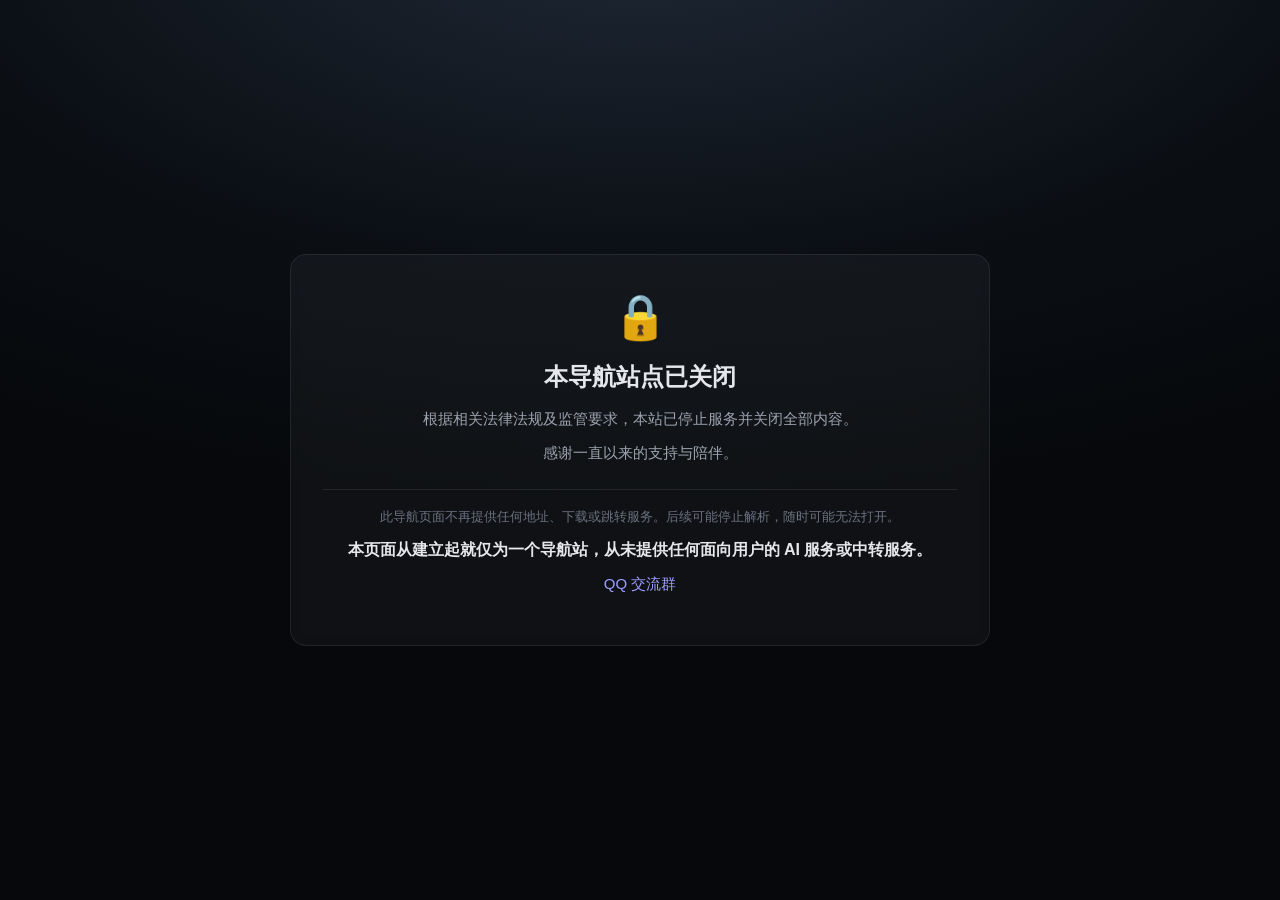
<file: index.html>
<!DOCTYPE html>
<html lang="zh-CN">
<head>
  <meta charset="UTF-8">
  <meta name="viewport" content="width=device-width, initial-scale=1.0">
  <title>免费ChatGPT - 地址发布页</title>
  <meta name="description" content="免费ChatGPT地址发布页，获取最新可用站点地址和客户端下载 QQ群：1078489662">
  <link rel="icon" href="assets/favicon.svg" type="image/svg+xml">
  <link rel="preconnect" href="https://freegpt.tech">
  <link rel="preconnect" href="https://freegpt.win">
  <style>
    :root { color-scheme: dark; }
    * { box-sizing: border-box; }
    html, body { height: 100%; margin: 0; }
    body {
      display: flex;
      align-items: center;
      justify-content: center;
      padding: 24px;
      background: radial-gradient(1200px 600px at 50% -10%, #1f2937 0%, #0b0f14 60%, #06080b 100%);
      color: #e5e7eb;
      font-family: -apple-system, BlinkMacSystemFont, "Segoe UI", "PingFang SC", "Microsoft YaHei", Roboto, sans-serif;
      line-height: 1.7;
    }
    a {
      text-decoration: none;
    }
    a:hover { text-decoration: underline;}
    .card {
      width: 100%;
      max-width: 700px;
      padding: 40px 32px;
      text-align: center;
      background: rgba(255, 255, 255, 0.04);
      border: 1px solid rgba(255, 255, 255, 0.08);
      border-radius: 16px;
      backdrop-filter: blur(6px);
    }
    .icon { font-size: 44px; line-height: 1; }
    h1 { margin: 18px 0 8px; font-size: 24px; font-weight: 600; }
    p { margin: 8px 0; color: #9ca3af; font-size: 15px; }
    .divider { margin: 24px 0 16px; border-top: 1px solid rgba(255, 255, 255, 0.08); }
    .foot { font-size: 13px; color: #6b7280; }
    @media (max-width: 480px) {
      .card { padding: 32px 20px; }
      h1 { font-size: 20px; }
    }
  </style>
</head>
<body>
  <main class="card">
    <div class="icon">🔒</div>
    <h1>本导航站点已关闭</h1>
    <p>根据相关法律法规及监管要求，本站已停止服务并关闭全部内容。</p>
    <p>感谢一直以来的支持与陪伴。</p>
    <div class="divider"></div>
    <p class="foot">此导航页面不再提供任何地址、下载或跳转服务。后续可能停止解析，随时可能无法打开。</p>
    <b>本页面从建立起就仅为一个导航站，从未提供任何面向用户的 AI 服务或中转服务。</b>
    <p><a href="https://qm.qq.com/q/emLOhFElj2" rel="noopener">QQ 交流群</a></p>
  </main>
</body>
</html>
</file>
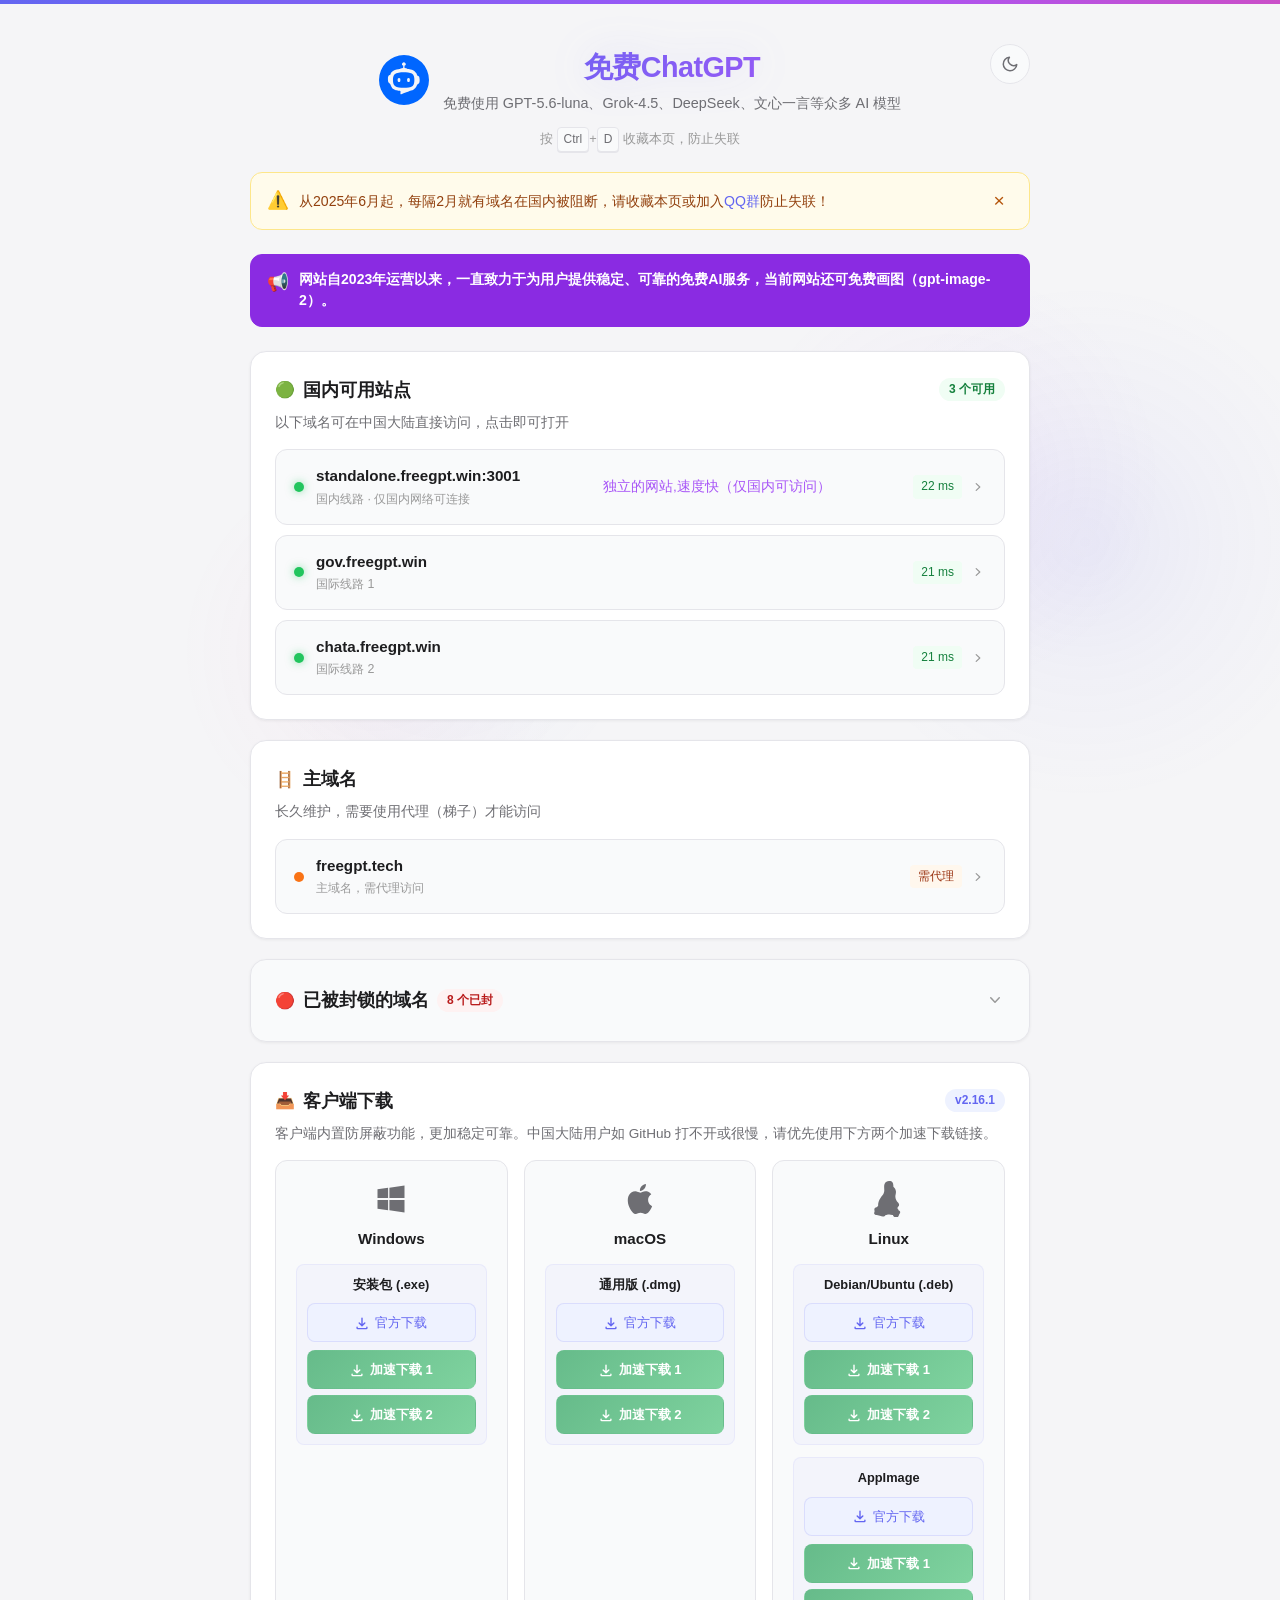
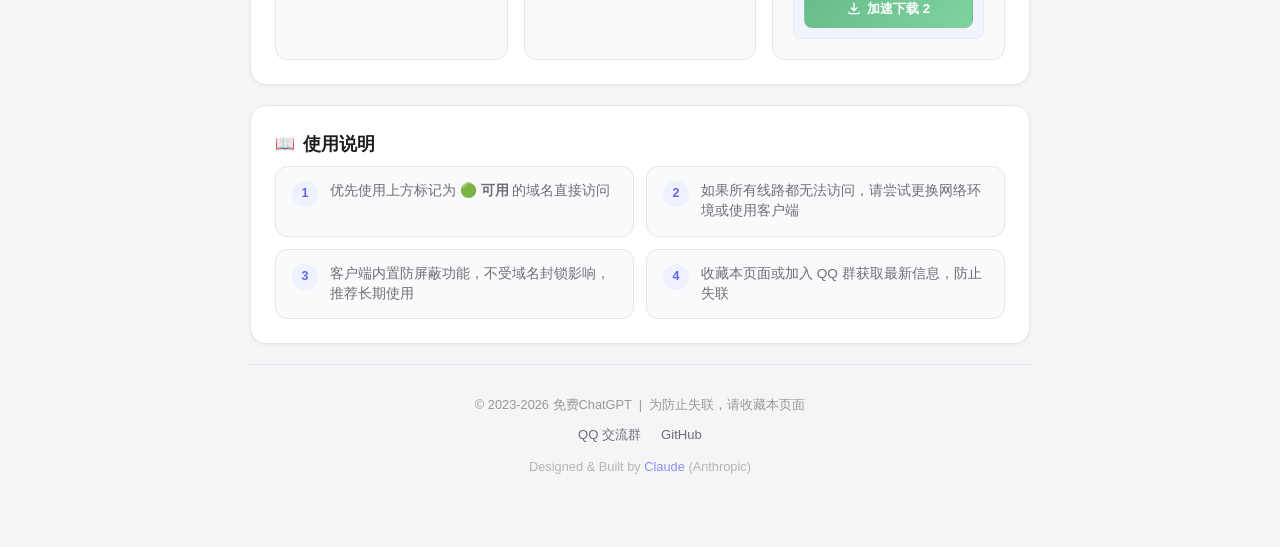
<file: index2.html>
<!DOCTYPE html>
<html lang="zh-CN">
<head>
  <meta charset="UTF-8">
  <meta name="viewport" content="width=device-width, initial-scale=1.0">
  <title>免费ChatGPT - 地址发布页</title>
  <meta name="description" content="免费ChatGPT地址发布页，获取最新可用站点地址和客户端下载 QQ群：1078489662">
  <link rel="icon" href="assets/favicon.svg" type="image/svg+xml">
  <link rel="preconnect" href="https://freegpt.tech">
  <link rel="preconnect" href="https://freegpt.win">
  <link rel="stylesheet" href="css/style.css">
</head>
<body>

  <!-- 背景动画画布 -->
  <canvas id="bgCanvas" aria-hidden="true"></canvas>

  <!-- 顶部渐变条 -->
  <div class="top-bar" aria-hidden="true"></div>

  <div class="container">

    <!-- 头部 -->
    <header class="header">
      <div class="logo">
        <svg xmlns="http://www.w3.org/2000/svg" width="50" height="50" viewBox="0 0 50 50"><g style="opacity:1"><path d="M255,230a25,25,0,1,1-25,25A25,25,0,0,1,255,230Zm15.48,27.25a11.58,11.58,0,0,0-.1-4.7,2.74,2.74,0,0,0-.7-1.21c-.43-.41-1.23-.57-1.4-.8-.68-.88-.21-1.48-1-2.26-.18-.22-.76-1.07-1-1.35a8,8,0,0,0-2.2-1.7,19.32,19.32,0,0,0-2.31-.7,9.67,9.67,0,0,0-2.19-.42c-.23-.06-.8-.1-1-.18a4.55,4.55,0,0,0-3-1l-.1-2.13a1.76,1.76,0,1,0-1.2,0l-.2,2.1a4.73,4.73,0,0,0-2.33.49,4.34,4.34,0,0,1-1,.61c-.3.09-2.31.36-2.58.42l-.73.18a9.09,9.09,0,0,0-4.1,1.9,5.68,5.68,0,0,0-1.51,1.81c-.27.5-.18,1.17-.6,1.5s-.54.13-1,.4a2.39,2.39,0,0,0-.8.8,4,4,0,0,0-.5,2.47c0,2,.05,3.62,1.1,4.45a3.38,3.38,0,0,1,1.2,1,8.49,8.49,0,0,1,.5,1.4,4.83,4.83,0,0,0,.7,1.3c.63.85.9,1.85,2,2.4.35.19.62.4.71.45a8.1,8.1,0,0,0,1.65.65c.25.09.5.17.76.24s1.38.31,1.6.37c1.1.3,1.6-.2,2.3.4.4.8-.6,3.21.65,3.16.7,0,1.18-.5,1.86-.75,1.28-.48,2.75-.93,4.09-1.46l1-.37a29.17,29.17,0,0,1,2.94-1.13,9.72,9.72,0,0,0,2.73-1.21c.27-.18.54-.37.79-.57a13.9,13.9,0,0,0,1.56-1.79c.16-.23.3-.46.44-.7.35-.64.35-1.64.95-1.94A3.1,3.1,0,0,0,270.48,257.25Z" transform="translate(-230 -230)" style="fill:#06f"/></g><path d="M262.87,248.44c-1.86-1.12-5.63-1.31-8.22-1.31-3.32,0-7.05.39-9,2.11-1.55,1.35-1.7,3.81-1.7,5.71s.26,4.72,2,6.11c2,1.57,5.58,1.71,8.72,1.71,3.37,0,7,0,9-1.81,1.48-1.34,1.7-4.15,1.7-6C265.37,252.52,265.25,249.87,262.87,248.44Zm-11.73,8a1.23,1.23,0,0,1-1.1.6,1.35,1.35,0,0,1-1.1-.5,2.77,2.77,0,0,1-.3-1.55,3,3,0,0,1,.3-1.55,1.28,1.28,0,0,1,1.1-.5,1.41,1.41,0,0,1,1.1.6,2.72,2.72,0,0,1,.2,1.5A2.81,2.81,0,0,1,251.14,256.45Zm9.49,0a1.27,1.27,0,0,1-1.11.6,1.38,1.38,0,0,1-1.1-.5,2.91,2.91,0,0,1-.3-1.56,3,3,0,0,1,.3-1.55,1.29,1.29,0,0,1,1.1-.5,1.44,1.44,0,0,1,1.11.6,2.82,2.82,0,0,1,.2,1.5A2.85,2.85,0,0,1,260.63,256.42Z" transform="translate(-230 -230)" style="fill:#06f;opacity:1"/></svg>
        <div>
          <h1 class="site-title">免费ChatGPT</h1>
          <p class="site-subtitle" id="siteDescription"></p>
        </div>
      </div>
      <p class="header-tip">按 <kbd>Ctrl</kbd>+<kbd>D</kbd> 收藏本页，防止失联</p>
      <button class="theme-toggle" id="themeToggle" aria-label="切换主题">
        <svg class="icon-sun" width="18" height="18" viewBox="0 0 24 24" fill="none" stroke="currentColor" stroke-width="2" stroke-linecap="round" stroke-linejoin="round"><circle cx="12" cy="12" r="5"/><line x1="12" y1="1" x2="12" y2="3"/><line x1="12" y1="21" x2="12" y2="23"/><line x1="4.22" y1="4.22" x2="5.64" y2="5.64"/><line x1="18.36" y1="18.36" x2="19.78" y2="19.78"/><line x1="1" y1="12" x2="3" y2="12"/><line x1="21" y1="12" x2="23" y2="12"/><line x1="4.22" y1="19.78" x2="5.64" y2="18.36"/><line x1="18.36" y1="5.64" x2="19.78" y2="4.22"/></svg>
        <svg class="icon-moon" width="18" height="18" viewBox="0 0 24 24" fill="none" stroke="currentColor" stroke-width="2" stroke-linecap="round" stroke-linejoin="round"><path d="M21 12.79A9 9 0 1111.21 3 7 7 0 0021 12.79z"/></svg>
      </button>
    </header>

    <!-- 公告 -->
    <div class="announcement" id="announcement" hidden>
      <span class="announcement-icon">⚠️</span>
      <p class="announcement-text" id="announcementText"></p>
      <button class="announcement-close" id="announcementClose" aria-label="关闭公告">&times;</button>
    </div>

    <div class="announcement" style="background-color: blueviolet; color: white; border-color: blueviolet;">
      <span class="announcement-icon">📢</span>
      <!-- <p class="announcement-text" style="color: white; font-weight: bold;">所有网站于2026年5月1日升级到最新版本，请刷新页面后再使用。<br>如遇任何使用问题，请加入QQ群联系站长，反馈核实后会赠送订阅一天。</p> -->
      <p class="announcement-text" style="color: white; font-weight: bold;">网站自2023年运营以来，一直致力于为用户提供稳定、可靠的免费AI服务，当前网站还可免费画图（gpt-image-2）。</p>
    </div>

    <!-- 可用站点 -->
    <section class="section" id="activeSection">
      <div class="section-header">
        <h2 class="section-title">
          <span class="section-icon">🟢</span>
          国内可用站点
        </h2>
        <span class="badge badge-success" id="activeCount"></span>
      </div>
      <p class="section-desc">以下域名可在中国大陆直接访问，点击即可打开</p>
      <div class="domain-grid" id="activeDomainList"></div>
    </section>

    <!-- 需要代理的域名 -->
    <section class="section" id="proxySection">
      <div class="section-header">
        <h2 class="section-title">
          <span class="section-icon">🪜</span>
          主域名
        </h2>
      </div>
      <p class="section-desc">长久维护，需要使用代理（梯子）才能访问</p>
      <div class="domain-grid" id="proxyDomainList"></div>
    </section>

    <!-- 已封锁域名 (折叠) -->
    <section class="section section-muted">
      <details class="blocked-details" id="blockedDetails">
        <summary class="blocked-summary">
          <span class="section-icon">🔴</span>
          <span>已被封锁的域名</span>
          <span class="badge badge-danger" id="blockedCount"></span>
          <svg class="chevron-icon" viewBox="0 0 20 20" fill="currentColor" width="20" height="20">
            <path fill-rule="evenodd" d="M5.23 7.21a.75.75 0 011.06.02L10 11.168l3.71-3.938a.75.75 0 111.08 1.04l-4.25 4.5a.75.75 0 01-1.08 0l-4.25-4.5a.75.75 0 01.02-1.06z" clip-rule="evenodd"/>
          </svg>
        </summary>
        <div class="blocked-content">
          <p class="section-desc">以下域名已被阻断，仅作记录，目前使用代理（梯子）仍可以访问</p>
          <div class="blocked-list" id="blockedDomainList"></div>
        </div>
      </details>
    </section>

    <!-- 客户端下载 -->
    <section class="section" id="downloadSection">
      <div class="section-header">
        <h2 class="section-title">
          <span class="section-icon">📥</span>
          客户端下载
        </h2>
        <span class="version-tag" id="versionTag"></span>
      </div>
      <p class="section-desc">客户端内置防屏蔽功能，更加稳定可靠。中国大陆用户如 GitHub 打不开或很慢，请优先使用下方两个加速下载链接。</p>
      <div class="download-grid" id="downloadGrid"></div>
    </section>

    <!-- 使用说明 -->
    <section class="section">
      <div class="section-header">
        <h2 class="section-title">
          <span class="section-icon">📖</span>
          使用说明
        </h2>
      </div>
      <div class="tips-grid">
        <div class="tip-card">
          <div class="tip-num">1</div>
          <p>优先使用上方标记为 <strong>🟢 可用</strong> 的域名直接访问</p>
        </div>
        <div class="tip-card">
          <div class="tip-num">2</div>
          <p>如果所有线路都无法访问，请尝试更换网络环境或使用客户端</p>
        </div>
        <div class="tip-card">
          <div class="tip-num">3</div>
          <p>客户端内置防屏蔽功能，不受域名封锁影响，推荐长期使用</p>
        </div>
        <div class="tip-card">
          <div class="tip-num">4</div>
          <p>收藏本页面或加入 QQ 群获取最新信息，防止失联</p>
        </div>
      </div>
    </section>

    <!-- 底部 -->
    <footer class="footer">
      <p>&copy; 2023-2026 免费ChatGPT &nbsp;|&nbsp; 为防止失联，请收藏本页面</p>
      <div class="footer-links">
        <a href="https://qm.qq.com/q/emLOhFElj2" id="qqGroupLink" target="_blank" rel="noopener">QQ 交流群</a>
        <a href="#" id="githubLink" target="_blank" rel="noopener">GitHub</a>
      </div>
      <p class="footer-credit">Designed & Built by <a href="https://claude.ai" target="_blank" rel="noopener">Claude</a> (Anthropic)</p>
    </footer>

  </div>

  <script src="js/config.js"></script>
  <script src="js/bg.js"></script>
  <script src="js/app.js"></script>
</body>
</html>
</file>
<file: css/style.css>
/* =========================================
   FreeGPT 地址发布页 — 样式
   Light / Dark 双主题，默认浅色
   ========================================= */

/* --- Reset & Base --- */
*,
*::before,
*::after {
  margin: 0;
  padding: 0;
  box-sizing: border-box;
}

/* ========== Light Theme (default) ========== */
:root {
  --c-bg: #f5f5f7;
  --c-surface: #ffffff;
  --c-surface-alt: #f9fafb;
  --c-text: #1d1d1f;
  --c-text-secondary: #6e6e73;
  --c-text-muted: #999;
  --c-border: #e5e5ea;
  --c-primary: #6366f1;
  --c-primary-light: #eef2ff;
  --c-primary-hover: #4f46e5;
  --c-success: #22c55e;
  --c-success-bg: #f0fdf4;
  --c-success-text: #15803d;
  --c-danger: #ef4444;
  --c-danger-bg: #fef2f2;
  --c-danger-text: #b91c1c;
  --c-warning: #f59e0b;
  --c-warning-bg: #fffbeb;
  --c-warning-text: #92400e;
  --c-proxy: #f97316;
  --c-proxy-bg: #fff7ed;
  --c-proxy-text: #9a3412;

  /* Component tokens */
  --c-card-bg: var(--c-surface-alt);
  --c-card-border: var(--c-border);
  --c-card-hover-bg: rgba(99, 102, 241, .05);
  --c-card-hover-border: var(--c-primary);
  --c-card-hover-shadow: 0 4px 20px rgba(99, 102, 241, .12);
  --c-section-shadow: 0 1px 3px rgba(0, 0, 0, .06);
  --c-section-hover-shadow: 0 4px 16px rgba(0, 0, 0, .08);
  --c-section-hover-border: #d5d5da;
  --c-announce-bg: #fffbeb;
  --c-announce-border: #fde68a;
  --c-announce-text: #92400e;
  --c-announce-close: #b45309;
  --c-announce-close-hover: rgba(0, 0, 0, .06);
  --c-kbd-bg: var(--c-surface-alt);
  --c-kbd-border: var(--c-border);
  --c-kbd-shadow: var(--c-border);
  --c-footer-border: var(--c-border);
  --c-title-grad-1: #6366f1;
  --c-title-grad-2: #a855f7;
  --c-title-grad-3: #ec4899;
  --c-title-shadow: rgba(99, 102, 241, .15);
  --c-btn-hover-shadow: 0 0 16px rgba(99, 102, 241, .2);
  --c-glow-strength: 0;

  --glass-blur: 0px;
  --backdrop-filter: none;
  --glass-border: 1px solid var(--c-border);
  --radius: 16px;
  --radius-sm: 12px;
  --radius-xs: 8px;
  --container-max: 820px;
  --transition: .25s cubic-bezier(.4, 0, .2, 1);
  --theme-transition: .4s cubic-bezier(.4, 0, .2, 1);
}

/* ========== Dark Theme ========== */
[data-theme="dark"] {
  --c-bg: #0c0a1a;
  --c-surface: rgba(255, 255, 255, .07);
  --c-surface-alt: rgba(255, 255, 255, .04);
  --c-text: #eee;
  --c-text-secondary: #a0a0b0;
  --c-text-muted: #666;
  --c-border: rgba(255, 255, 255, .1);
  --c-primary: #818cf8;
  --c-primary-light: rgba(129, 140, 248, .15);
  --c-primary-hover: #a5b4fc;
  --c-success: #34d399;
  --c-success-bg: rgba(52, 211, 153, .12);
  --c-success-text: #34d399;
  --c-danger: #f87171;
  --c-danger-bg: rgba(248, 113, 113, .12);
  --c-danger-text: #f87171;
  --c-warning: #fbbf24;
  --c-warning-bg: rgba(251, 191, 36, .12);
  --c-warning-text: #fbbf24;
  --c-proxy: #fb923c;
  --c-proxy-bg: rgba(251, 146, 60, .12);
  --c-proxy-text: #fb923c;

  --c-card-bg: rgba(255, 255, 255, .04);
  --c-card-border: rgba(255, 255, 255, .08);
  --c-card-hover-bg: rgba(129, 140, 248, .08);
  --c-card-hover-border: var(--c-primary);
  --c-card-hover-shadow: 0 4px 20px rgba(129, 140, 248, .15), inset 0 0 0 1px rgba(129, 140, 248, .2);
  --c-section-shadow: 0 4px 30px rgba(0, 0, 0, .2);
  --c-section-hover-shadow: 0 8px 40px rgba(0, 0, 0, .3);
  --c-section-hover-border: rgba(255, 255, 255, .18);
  --c-announce-bg: rgba(251, 191, 36, .1);
  --c-announce-border: rgba(251, 191, 36, .25);
  --c-announce-text: #fbbf24;
  --c-announce-close: #fbbf24;
  --c-announce-close-hover: rgba(255, 255, 255, .08);
  --c-kbd-bg: rgba(255, 255, 255, .08);
  --c-kbd-border: rgba(255, 255, 255, .15);
  --c-kbd-shadow: rgba(255, 255, 255, .06);
  --c-footer-border: rgba(255, 255, 255, .06);
  --c-title-grad-1: #818cf8;
  --c-title-grad-2: #c084fc;
  --c-title-grad-3: #f472b6;
  --c-title-shadow: rgba(129, 140, 248, .3);
  --c-btn-hover-shadow: 0 0 20px rgba(129, 140, 248, .3);
  --c-glow-strength: 1;

  --glass-blur: 18px;
  --backdrop-filter: blur(var(--glass-blur));
  --glass-border: 1px solid rgba(255, 255, 255, .12);
}

/* --- Smooth theme transition on key properties --- */
body,
.section,
.domain-card,
.download-card,
.tip-card,
.blocked-item,
.announcement,
.footer,
kbd {
  transition:
    background-color var(--theme-transition),
    border-color var(--theme-transition),
    color var(--theme-transition),
    box-shadow var(--theme-transition);
}

html {
  font-size: 16px;
  -webkit-font-smoothing: antialiased;
  -moz-osx-font-smoothing: grayscale;
}

body {
  font-family: 'Noto Sans SC', -apple-system, BlinkMacSystemFont, 'Segoe UI', sans-serif;
  background: var(--c-bg);
  color: var(--c-text);
  line-height: 1.6;
  min-height: 100vh;
  overflow-x: hidden;
}

/* --- Background Canvas --- */
#bgCanvas {
  position: fixed;
  top: 0;
  left: 0;
  width: 100%;
  height: 100%;
  z-index: 0;
  pointer-events: none;
  transition: opacity var(--theme-transition);
}

a {
  color: var(--c-primary);
  text-decoration: none;
  transition: color var(--transition);
}
a:hover {
  color: var(--c-primary-hover);
}

kbd {
  display: inline-block;
  padding: 2px 6px;
  font-size: .75rem;
  font-family: inherit;
  background: var(--c-kbd-bg);
  border: 1px solid var(--c-kbd-border);
  border-radius: 4px;
  box-shadow: 0 1px 0 var(--c-kbd-shadow);
  color: var(--c-text-secondary);
}

/* --- Top gradient bar --- */
.top-bar {
  height: 4px;
  background: linear-gradient(90deg, #6366f1, #a855f7, #ec4899, #f59e0b);
  background-size: 200% 100%;
  animation: gradientSlide 4s ease infinite;
  position: sticky;
  top: 0;
  z-index: 100;
}

@keyframes gradientSlide {
  0%, 100% { background-position: 0% 50%; }
  50% { background-position: 100% 50%; }
}

/* --- Container --- */
.container {
  position: relative;
  z-index: 1;
  max-width: var(--container-max);
  margin: 0 auto;
  padding: 0 20px 60px;
}

/* --- Header --- */
.header {
  padding: 40px 0 20px;
  text-align: center;
  position: relative;
}

.logo {
  display: flex;
  align-items: center;
  justify-content: center;
  gap: 14px;
  margin-bottom: 12px;
}

.logo-icon {
  width: 48px;
  height: 48px;
  flex-shrink: 0;
}

.site-title {
  font-size: 1.8rem;
  font-weight: 900;
  letter-spacing: -.02em;
  background: linear-gradient(135deg, var(--c-title-grad-1), var(--c-title-grad-2), var(--c-title-grad-3), var(--c-title-grad-1));
  background-size: 300% 300%;
  animation: titleShimmer 6s ease infinite;
  -webkit-background-clip: text;
  -webkit-text-fill-color: transparent;
  background-clip: text;
  filter: drop-shadow(0 0 20px var(--c-title-shadow));
}

@keyframes titleShimmer {
  0%, 100% { background-position: 0% 50%; }
  50% { background-position: 100% 50%; }
}

.site-subtitle {
  font-size: .9rem;
  color: var(--c-text-secondary);
  margin-top: 2px;
}

.header-tip {
  margin-top: 10px;
  font-size: .8rem;
  color: var(--c-text-muted);
}

/* --- Theme Toggle --- */
.theme-toggle {
  position: absolute;
  top: 40px;
  right: 0;
  width: 40px;
  height: 40px;
  display: flex;
  align-items: center;
  justify-content: center;
  background: var(--c-card-bg);
  border: 1px solid var(--c-card-border);
  border-radius: 50%;
  cursor: pointer;
  color: var(--c-text-secondary);
  font-size: 1.1rem;
  transition: all var(--transition);
  z-index: 10;
}
.theme-toggle:hover {
  border-color: var(--c-primary);
  color: var(--c-primary);
  transform: rotate(15deg);
  box-shadow: 0 2px 12px rgba(99, 102, 241, .15);
}

.theme-toggle .icon-sun,
.theme-toggle .icon-moon {
  position: absolute;
  transition: opacity .3s ease, transform .3s ease;
}

.theme-toggle .icon-moon {
  opacity: 1;
  transform: rotate(0deg);
}
.theme-toggle .icon-sun {
  opacity: 0;
  transform: rotate(-90deg);
}

[data-theme="dark"] .theme-toggle .icon-moon {
  opacity: 0;
  transform: rotate(90deg);
}
[data-theme="dark"] .theme-toggle .icon-sun {
  opacity: 1;
  transform: rotate(0deg);
}

/* --- Announcement --- */
.announcement {
  display: flex;
  align-items: center;
  gap: 10px;
  background: var(--c-announce-bg);
  backdrop-filter: var(--backdrop-filter);
  -webkit-backdrop-filter: var(--backdrop-filter);
  border: 1px solid var(--c-announce-border);
  border-radius: var(--radius-sm);
  padding: 14px 16px;
  margin-bottom: 24px;
  animation: slideDown .3s ease;
}

.announcement[hidden] {
  display: none;
}

.announcement-icon {
  flex-shrink: 0;
  font-size: 1.1rem;
  line-height: 1.5;
  align-self: flex-start;
}

.announcement-text {
  flex: 1;
  font-size: .88rem;
  color: var(--c-announce-text);
  line-height: 1.5;
}

.announcement-close {
  flex-shrink: 0;
  width: 28px;
  height: 28px;
  display: flex;
  align-items: center;
  justify-content: center;
  background: none;
  border: none;
  font-size: 1.2rem;
  color: var(--c-announce-close);
  cursor: pointer;
  border-radius: 4px;
  transition: background var(--transition);
}
.announcement-close:hover {
  background: var(--c-announce-close-hover);
}

/* --- Sections (Glassmorphism) --- */
.section {
  position: relative;
  background: var(--c-surface);
  backdrop-filter: var(--backdrop-filter);
  -webkit-backdrop-filter: var(--backdrop-filter);
  border-radius: var(--radius);
  border: var(--glass-border);
  padding: 24px;
  margin-bottom: 20px;
  box-shadow: var(--c-section-shadow);
}

.section:hover {
  border-color: var(--c-section-hover-border);
  box-shadow: var(--c-section-hover-shadow);
}

.section-muted {
  background: var(--c-surface-alt);
}

.section-header {
  display: flex;
  align-items: center;
  justify-content: space-between;
  margin-bottom: 8px;
  flex-wrap: wrap;
  gap: 8px;
}

.section-title {
  font-size: 1.1rem;
  font-weight: 700;
  display: flex;
  align-items: center;
  gap: 8px;
}

.section-icon {
  font-size: 1rem;
}

.section-desc {
  font-size: .85rem;
  color: var(--c-text-secondary);
  margin-bottom: 16px;
}

/* --- Badges --- */
.badge {
  display: inline-flex;
  align-items: center;
  padding: 2px 10px;
  font-size: .75rem;
  font-weight: 600;
  border-radius: 20px;
}
.badge-success {
  background: var(--c-success-bg);
  color: var(--c-success-text);
}
.badge-danger {
  background: var(--c-danger-bg);
  color: var(--c-danger-text);
}

.version-tag {
  display: inline-flex;
  align-items: center;
  padding: 2px 10px;
  font-size: .75rem;
  font-weight: 600;
  border-radius: 20px;
  background: var(--c-primary-light);
  color: var(--c-primary);
}

/* --- Domain Cards --- */
.domain-grid {
  display: grid;
  gap: 10px;
}

.domain-card {
  display: flex;
  align-items: center;
  justify-content: space-between;
  padding: 14px 18px;
  background: var(--c-card-bg);
  border: 1px solid var(--c-card-border);
  border-radius: var(--radius-sm);
  transition: all var(--transition);
  cursor: pointer;
  text-decoration: none;
  color: inherit;
}
.domain-card:hover {
  border-color: var(--c-card-hover-border);
  background: var(--c-card-hover-bg);
  box-shadow: var(--c-card-hover-shadow);
  transform: translateY(-2px);
  color: inherit;
}

.domain-card-left {
  display: flex;
  align-items: center;
  gap: 12px;
  min-width: 0;
}

.domain-card-special {
  font-size: .85rem;
  color: var(--c-title-grad-2);
}

@media screen and (max-width: 431px) {
  .domain-card-special {
    display: none;
  }
  .domain-url {
    max-width: 12rem;
  }
}

.domain-status {
  width: 10px;
  height: 10px;
  border-radius: 50%;
  flex-shrink: 0;
}
.domain-status.active {
  background: var(--c-success);
  box-shadow: 0 0 8px rgba(34, 197, 94, .5);
  animation: pulse 3s ease-in-out infinite;
}
.domain-status.proxy {
  background: var(--c-proxy);
}
.domain-status.blocked {
  background: var(--c-danger);
}

.domain-url {
  font-size: .95rem;
  font-weight: 600;
  white-space: nowrap;
  overflow: hidden;
  text-overflow: ellipsis;
}

.domain-label {
  font-size: .78rem;
  color: var(--c-text-muted);
  margin-top: 1px;
}

.domain-card-right {
  display: flex;
  align-items: center;
  gap: 8px;
  flex-shrink: 0;
}

.latency {
  font-size: .75rem;
  font-weight: 500;
  padding: 2px 8px;
  border-radius: 4px;
  white-space: nowrap;
}
.latency.fast {
  background: var(--c-success-bg);
  color: var(--c-success-text);
}
.latency.medium {
  background: var(--c-warning-bg);
  color: var(--c-warning-text);
}
.latency.slow {
  background: var(--c-danger-bg);
  color: var(--c-danger-text);
}
.latency.testing {
  background: var(--c-card-bg);
  color: var(--c-text-muted);
}
.latency.error {
  background: var(--c-danger-bg);
  color: var(--c-danger-text);
}

.arrow-icon {
  color: var(--c-text-muted);
  transition: transform var(--transition);
}
.domain-card:hover .arrow-icon {
  transform: translateX(3px);
  color: var(--c-primary);
}

/* --- Blocked Domains --- */
.blocked-details summary {
  list-style: none;
}
.blocked-details summary::-webkit-details-marker {
  display: none;
}

.blocked-summary {
  display: flex;
  align-items: center;
  gap: 8px;
  font-size: 1.1rem;
  font-weight: 700;
  cursor: pointer;
  padding: 2px 0;
  user-select: none;
}

.chevron-icon {
  margin-left: auto;
  color: var(--c-text-muted);
  transition: transform .25s ease;
}
.blocked-details[open] .chevron-icon {
  transform: rotate(180deg);
}

.blocked-content {
  margin-top: 12px;
}

.blocked-list {
  display: grid;
  gap: 8px;
}

.blocked-item {
  display: flex;
  align-items: center;
  justify-content: space-between;
  padding: 10px 14px;
  border-radius: var(--radius-xs);
  background: var(--c-card-bg);
  border: 1px solid var(--c-card-border);
  font-size: .88rem;
}

.blocked-item-url {
  text-decoration: line-through;
  color: var(--c-text-muted);
}

.blocked-item-date {
  font-size: .75rem;
  color: var(--c-text-muted);
  white-space: nowrap;
}

/* --- Download --- */
.download-grid {
  display: grid;
  gap: 16px;
}

@media (min-width: 600px) {
  .download-grid {
    grid-template-columns: repeat(3, 1fr);
  }
}

.download-card {
  background: var(--c-card-bg);
  border: 1px solid var(--c-card-border);
  border-radius: var(--radius-sm);
  padding: 20px;
  text-align: center;
  transition: all var(--transition);
}
.download-card:hover {
  border-color: var(--c-primary);
  background: var(--c-card-hover-bg);
  box-shadow: var(--c-card-hover-shadow);
  transform: translateY(-2px);
}

.download-platform-icon {
  width: 36px;
  height: 36px;
  margin: 0 auto 10px;
  color: var(--c-text-secondary);
}

.download-platform-name {
  font-size: .95rem;
  font-weight: 700;
  margin-bottom: 12px;
}

.download-links {
  display: flex;
  flex-direction: column;
  gap: 12px;
}

.download-link-group {
  display: flex;
  flex-direction: column;
  gap: 8px;
  padding: 10px;
  border-radius: var(--radius-xs);
  background: rgba(99, 102, 241, .04);
  border: 1px solid rgba(99, 102, 241, .08);
}

.download-link-title {
  font-size: .8rem;
  font-weight: 700;
  color: var(--c-text);
}

.download-accelerated {
  display: flex;
  flex-direction: column;
  gap: 6px;
}

.download-btn {
  display: inline-flex;
  align-items: center;
  justify-content: center;
  gap: 6px;
  padding: 8px 14px;
  font-size: .82rem;
  font-weight: 500;
  color: var(--c-primary);
  background: var(--c-primary-light);
  border: 1px solid rgba(99, 102, 241, .15);
  border-radius: var(--radius-xs);
  cursor: pointer;
  transition: all var(--transition);
  text-decoration: none;
  font-family: inherit;
}
.download-btn:hover {
  background: var(--c-primary);
  color: #fff;
  box-shadow: var(--c-btn-hover-shadow);
}

.download-btn-accelerated {
  background: linear-gradient(135deg, #66bb8a, #7fd39f);
  color: #fff;
  border-color: transparent;
  font-weight: 700;
}

.download-btn-accelerated:hover {
  background: linear-gradient(135deg, #57ad7d, #70c592);
  color: #fff;
  box-shadow: 0 8px 24px rgba(102, 187, 138, .18);
}

.download-btn svg {
  width: 14px;
  height: 14px;
}


/* --- Tips --- */
.tips-grid {
  display: grid;
  gap: 12px;
}
@media (min-width: 600px) {
  .tips-grid {
    grid-template-columns: 1fr 1fr;
  }
}

.tip-card {
  display: flex;
  align-items: flex-start;
  gap: 12px;
  padding: 14px 16px;
  background: var(--c-card-bg);
  border-radius: var(--radius-sm);
  border: 1px solid var(--c-card-border);
  transition: all var(--transition);
}
.tip-card:hover {
  border-color: var(--c-section-hover-border);
  background: var(--c-card-hover-bg);
}

.tip-num {
  width: 26px;
  height: 26px;
  flex-shrink: 0;
  display: flex;
  align-items: center;
  justify-content: center;
  font-size: .78rem;
  font-weight: 700;
  color: var(--c-primary);
  background: var(--c-primary-light);
  border-radius: 50%;
}

.tip-card p {
  font-size: .85rem;
  color: var(--c-text-secondary);
  line-height: 1.5;
}

/* --- Footer --- */
.footer {
  text-align: center;
  padding: 30px 0 10px;
  border-top: 1px solid var(--c-footer-border);
  margin-top: 10px;
}

.footer p {
  font-size: .8rem;
  color: var(--c-text-muted);
}

.footer-links {
  margin-top: 8px;
  display: flex;
  justify-content: center;
  gap: 20px;
}

.footer-links a {
  font-size: .82rem;
  color: var(--c-text-secondary);
  transition: color var(--transition);
}
.footer-links a:hover {
  color: var(--c-primary);
}

.footer-credit {
  margin-top: 12px;
  font-size: .72rem;
  color: var(--c-text-muted);
  opacity: .7;
}
.footer-credit a {
  color: var(--c-primary);
  font-weight: 500;
  transition: all var(--transition);
}
.footer-credit a:hover {
  color: var(--c-primary-hover);
  text-shadow: 0 0 10px var(--c-title-shadow);
}

/* --- Animations --- */
@keyframes pulse {
  0%, 100% { opacity: 1; }
  50% { opacity: .5; }
}

@keyframes slideDown {
  from {
    opacity: 0;
    transform: translateY(-8px);
  }
  to {
    opacity: 1;
    transform: translateY(0);
  }
}

@keyframes fadeUp {
  from {
    opacity: 0;
    transform: translateY(10px);
  }
  to {
    opacity: 1;
    transform: translateY(0);
  }
}

/* --- Glow hover for sections (dark mode only via opacity) --- */
.section::before {
  content: '';
  position: absolute;
  inset: -1px;
  border-radius: inherit;
  background: linear-gradient(135deg,
    rgba(99, 102, 241, 0) 0%,
    rgba(168, 85, 247, .2) 50%,
    rgba(236, 72, 153, 0) 100%
  );
  opacity: 0;
  transition: opacity .4s ease;
  z-index: -1;
  pointer-events: none;
}

.section:hover::before {
  opacity: var(--c-glow-strength);
}

/* --- Responsive --- */
@media (max-width: 520px) {
  .header {
    padding: 28px 0 16px;
  }
  .logo {
    flex-direction: column;
    gap: 8px;
  }
  .site-title {
    font-size: 1.5rem;
  }
  .section {
    padding: 18px 14px;
  }
  .domain-card {
    padding: 12px 14px;
  }
  .download-grid {
    grid-template-columns: 1fr;
  }
  .theme-toggle {
    top: 28px;
  }
}

/* --- 兑换码按钮 --- */
.domain-coupon-wrap {
  display: flex;
  flex-direction: column;
  gap: 4px;
  margin-top: 7px;
}

.coupon-desc {
  font-size: 0.7rem;
  color: var(--c-text-muted);
  display: flex;
  align-items: center;
  gap: 3px;
}

.coupon-desc::before {
  content: '🎁';
  font-size: .75rem;
}

.domain-coupon-btn {
  display: inline-flex;
  align-items: center;
  gap: 5px;
  padding: 3px 9px 3px 7px;
  border: 1px dashed var(--c-warning);
  border-radius: 20px;
  background: var(--c-warning-bg);
  color: var(--c-warning-text);
  font-size: 0.72rem;
  font-family: inherit;
  cursor: pointer;
  transition: background var(--transition), border-color var(--transition), transform .1s;
  line-height: 1.4;
  user-select: none;
}

.domain-coupon-btn svg {
  flex-shrink: 0;
  opacity: .75;
}

.coupon-code {
  font-weight: 700;
  letter-spacing: .04em;
  font-size: .75rem;
}

.coupon-hint {
  font-size: .68rem;
  opacity: .65;
  margin-left: 1px;
}

.domain-coupon-btn:hover {
  background: var(--c-warning-bg);
  border-style: solid;
  border-color: var(--c-warning);
  transform: scale(1.03);
}

.domain-coupon-btn:hover .coupon-hint {
  opacity: 1;
}

.domain-coupon-btn.copied {
  border-style: solid;
  border-color: var(--c-success);
  background: var(--c-success-bg);
  color: var(--c-success-text);
}

.domain-coupon-btn.copy-fail {
  border-color: var(--c-danger);
  background: var(--c-danger-bg);
  color: var(--c-danger-text);
}
</file>
